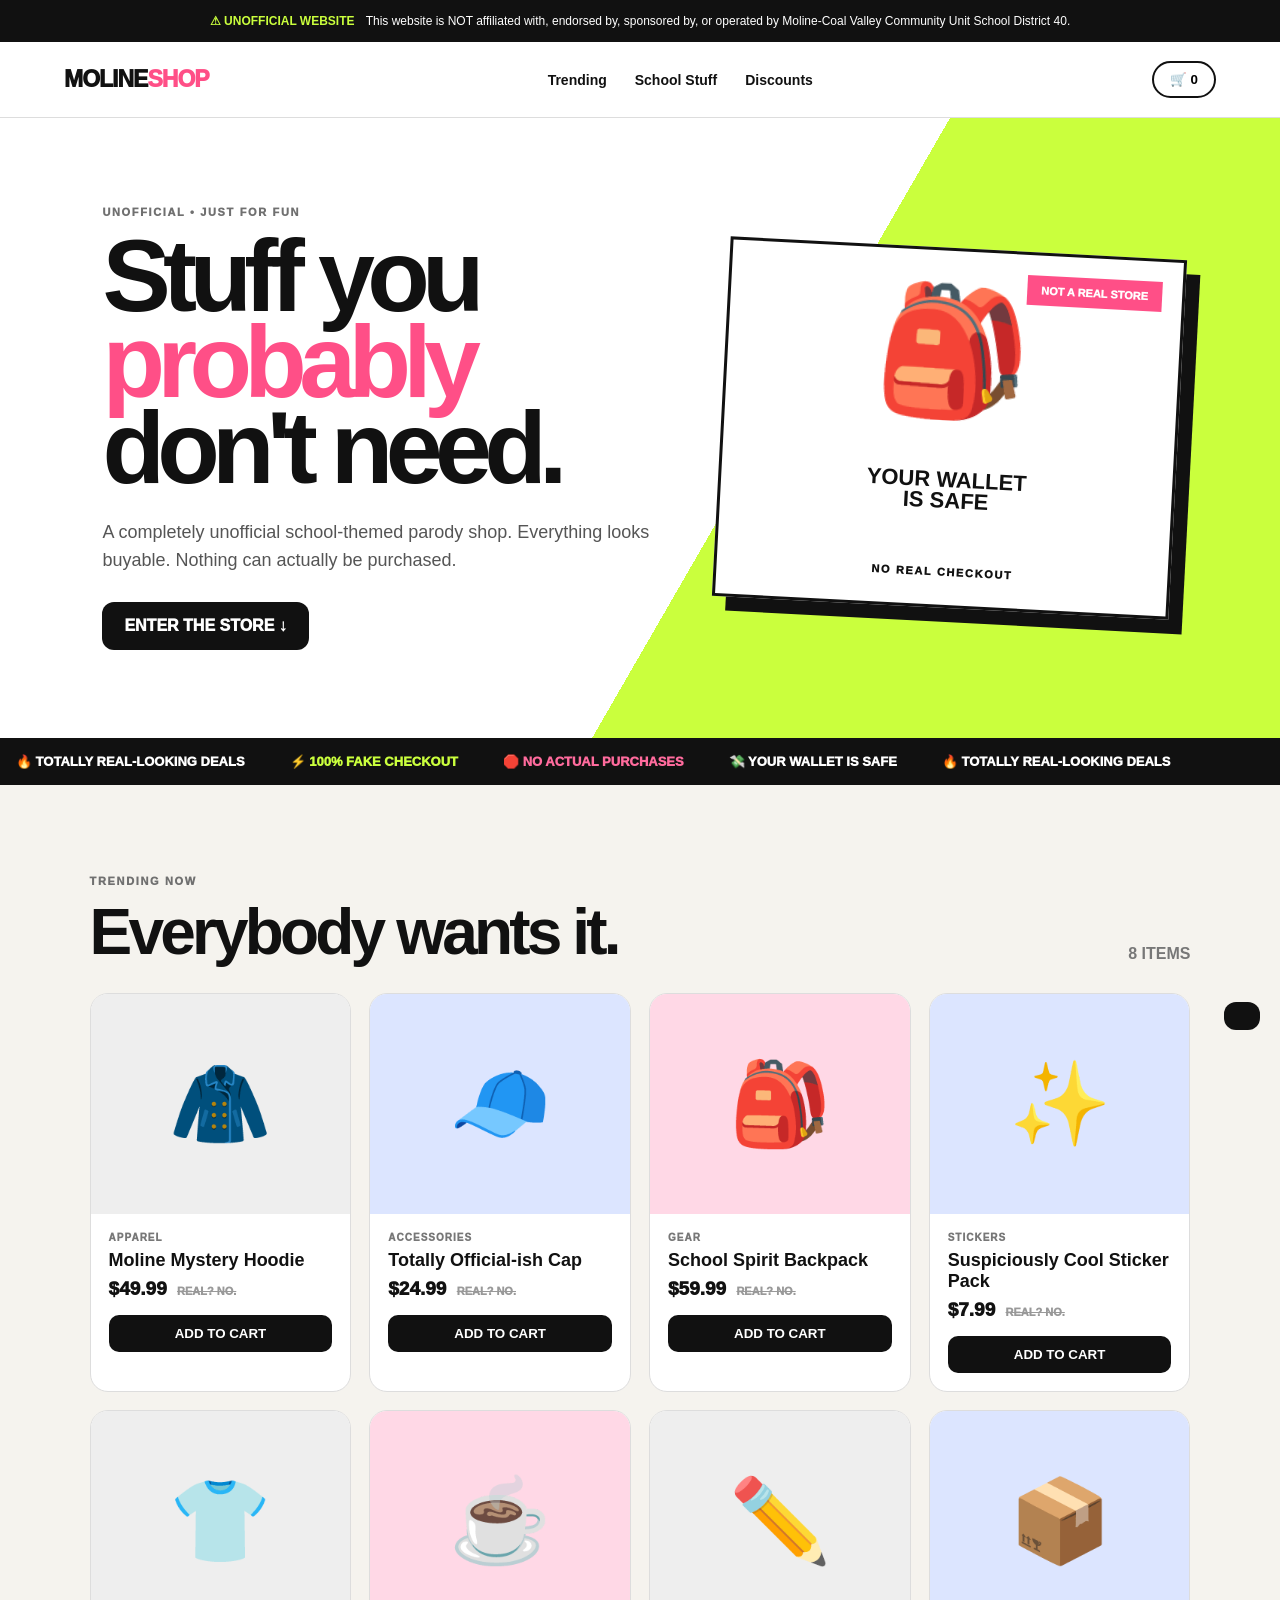
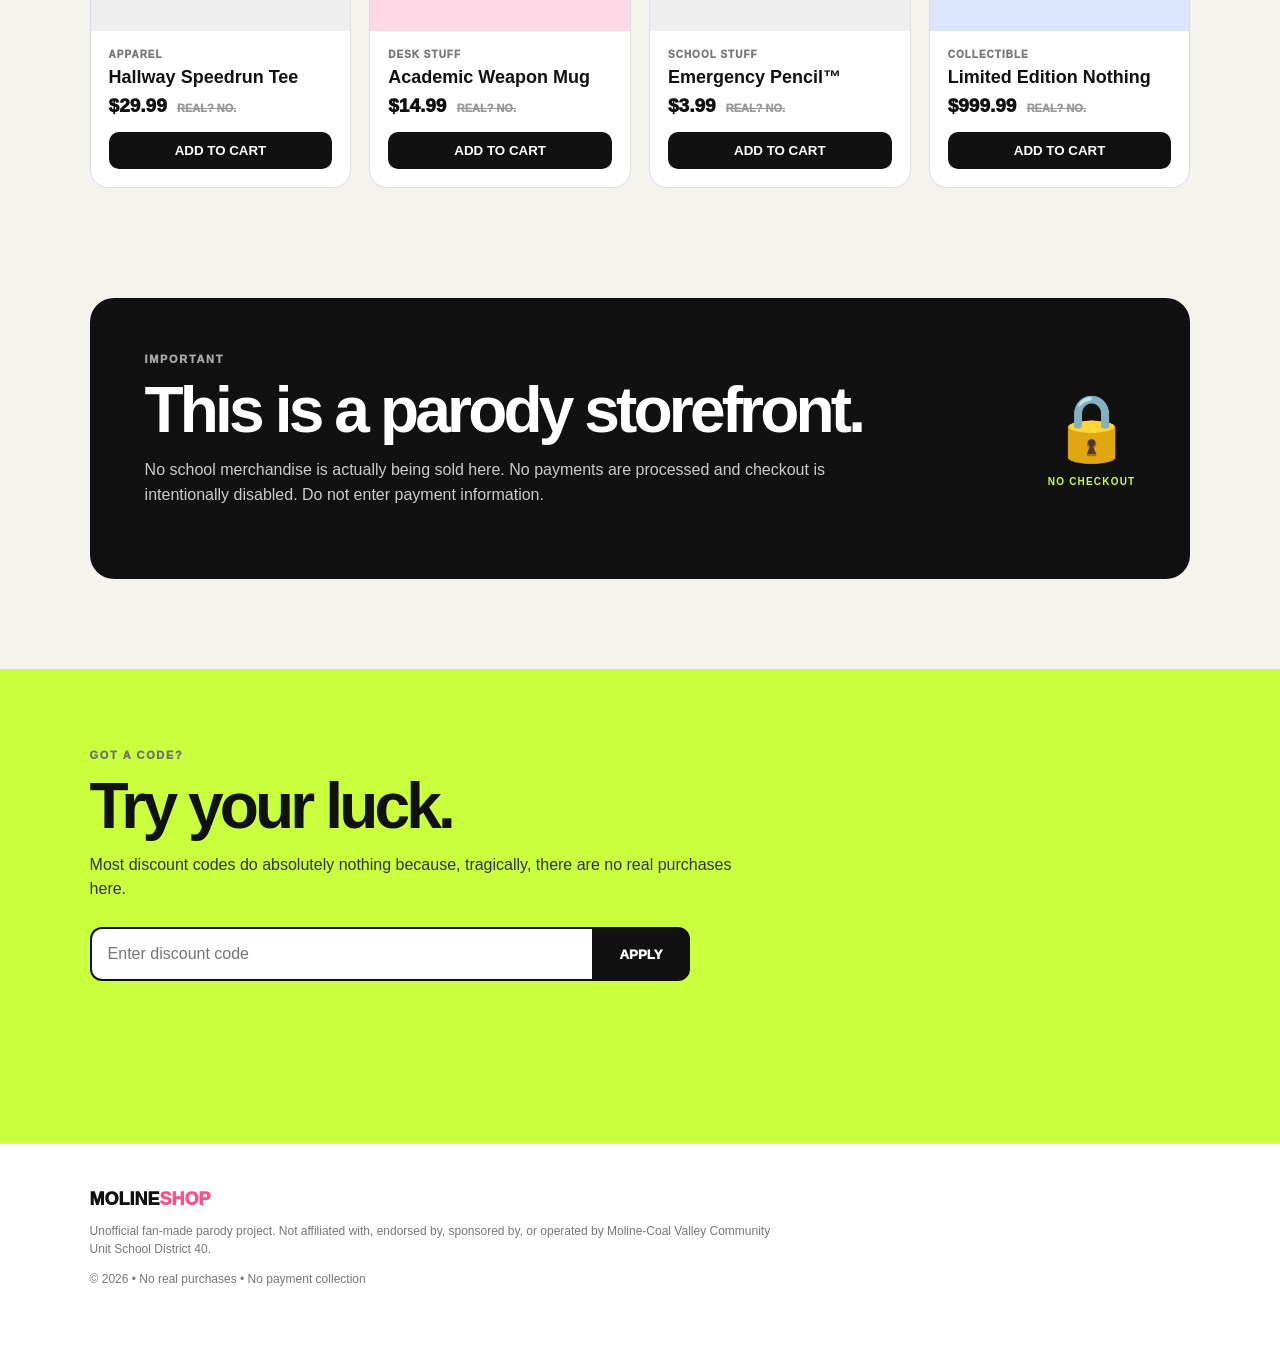
<file: index.html>
<!DOCTYPE html>
<html lang="en">
<head>
  <meta charset="UTF-8">
  <meta name="viewport" content="width=device-width, initial-scale=1.0">
  <title>Moline Schools Shop • Unofficial</title>
  <link rel="stylesheet" href="styles.css">
</head>

<body>

  <div class="official-warning">
    <strong>⚠ UNOFFICIAL WEBSITE</strong>
    <span>
      This website is NOT affiliated with, endorsed by, sponsored by, or operated by
      Moline-Coal Valley Community Unit School District 40.
    </span>
  </div>

  <header class="navbar">
    <a href="#" class="logo">
      MOLINE<span>SHOP</span>
    </a>

    <nav>
      <a href="#trending">Trending</a>
      <a href="#school">School Stuff</a>
      <a href="#discounts">Discounts</a>
    </nav>

    <button class="cart-button" onclick="showCart()">
      🛒 <span id="cartCount">0</span>
    </button>
  </header>

  <main>

    <section class="hero">

      <div class="hero-content">
        <p class="eyebrow">UNOFFICIAL • JUST FOR FUN</p>

        <h1>
          Stuff you<br>
          <span>probably</span><br>
          don't need.
        </h1>

        <p class="hero-description">
          A completely unofficial school-themed parody shop.
          Everything looks buyable. Nothing can actually be purchased.
        </p>

        <a href="#trending" class="hero-button">
          ENTER THE STORE ↓
        </a>
      </div>

      <div class="hero-card">
        <div class="fake-badge">
          NOT A REAL STORE
        </div>

        <div class="hero-emoji">
          🎒
        </div>

        <h3>
          YOUR WALLET<br>
          IS SAFE
        </h3>

        <p>
          NO REAL CHECKOUT
        </p>
      </div>

    </section>

    <div class="ticker">
      <span>🔥 TOTALLY REAL-LOOKING DEALS</span>
      <span>⚡ 100% FAKE CHECKOUT</span>
      <span>🛑 NO ACTUAL PURCHASES</span>
      <span>💸 YOUR WALLET IS SAFE</span>
      <span>🔥 TOTALLY REAL-LOOKING DEALS</span>
    </div>

    <section id="trending" class="products-section">

      <div class="section-header">
        <div>
          <p class="eyebrow">TRENDING NOW</p>
          <h2>Everybody wants it.</h2>
        </div>

        <span class="item-count">
          8 ITEMS
        </span>
      </div>

      <div id="products" class="product-grid"></div>

    </section>

    <section id="school" class="warning-section">

      <div>
        <p class="eyebrow">IMPORTANT</p>

        <h2>
          This is a parody storefront.
        </h2>

        <p>
          No school merchandise is actually being sold here.
          No payments are processed and checkout is intentionally disabled.
          Do not enter payment information.
        </p>
      </div>

      <div class="lock-icon">
        🔒
        <small>NO CHECKOUT</small>
      </div>

    </section>

    <section id="discounts" class="discount-section">

      <p class="eyebrow">GOT A CODE?</p>

      <h2>
        Try your luck.
      </h2>

      <p>
        Most discount codes do absolutely nothing because, tragically,
        there are no real purchases here.
      </p>

      <div class="discount-box">

        <input
          id="discountInput"
          type="text"
          placeholder="Enter discount code"
          autocomplete="off"
        >

        <button onclick="redeemCode()">
          APPLY
        </button>

      </div>

      <p id="codeMessage" class="code-message"></p>

    </section>

  </main>

  <footer>

    <div class="footer-logo">
      MOLINE<span>SHOP</span>
    </div>

    <p>
      Unofficial fan-made parody project.
      Not affiliated with, endorsed by, sponsored by, or operated by
      Moline-Coal Valley Community Unit School District 40.
    </p>

    <p>
      © 2026 • No real purchases • No payment collection
    </p>

  </footer>

  <div id="toast" class="toast"></div>

  <script src="script.js"></script>

</body>
</html>
</file>
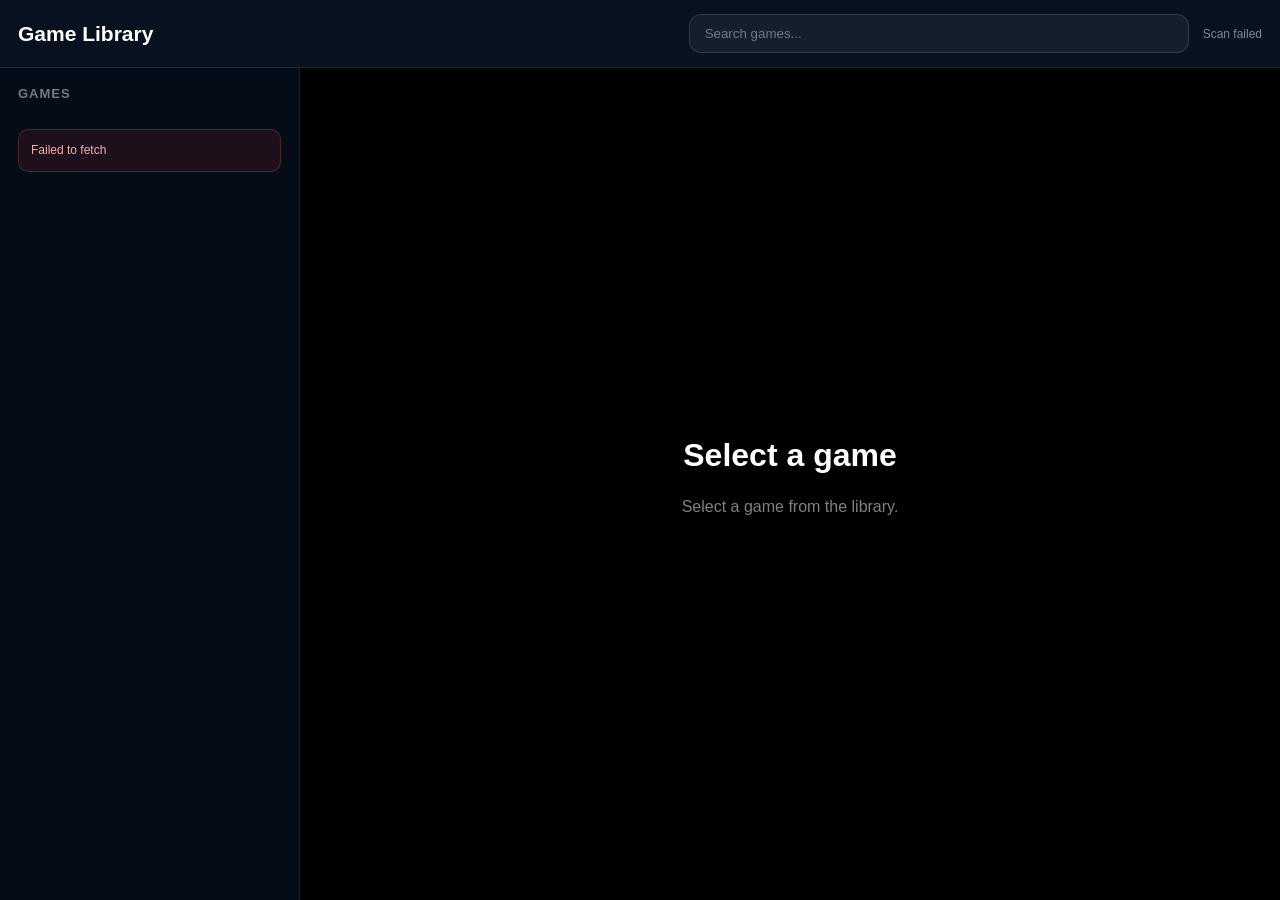
<file: secret/index.html>
<!DOCTYPE html>
<html lang="en">

<head>

  <meta charset="UTF-8">

  <meta
    name="viewport"
    content="width=device-width, initial-scale=1.0"
  >

  <title>Game Library</title>

  <style>

    * {
      box-sizing: border-box;
    }

    html,
    body {
      margin: 0;
      width: 100%;
      height: 100%;
      overflow: hidden;
      font-family: Arial, sans-serif;
      background: #07111f;
      color: white;
    }

    body {
      display: flex;
      flex-direction: column;
    }

    .topbar {
      height: 68px;
      flex-shrink: 0;

      display: flex;
      align-items: center;
      gap: 14px;

      padding: 12px 18px;

      background: rgba(8, 18, 32, .9);
      backdrop-filter: blur(18px);

      border-bottom:
        1px solid rgba(255,255,255,.1);
    }

    .title {
      font-size: 21px;
      font-weight: 700;
      white-space: nowrap;
    }

    #search {
      flex: 1;
      max-width: 500px;
      margin-left: auto;

      padding: 11px 15px;

      border-radius: 12px;
      border:
        1px solid rgba(255,255,255,.12);

      outline: none;

      background:
        rgba(255,255,255,.06);

      color: white;
    }

    #search::placeholder {
      color:
        rgba(255,255,255,.4);
    }

    .status {
      font-size: 12px;
      color:
        rgba(255,255,255,.5);

      white-space: nowrap;
    }

    .layout {
      flex: 1;
      min-height: 0;

      display: flex;
    }

    .sidebar {
      width: 300px;
      flex-shrink: 0;

      overflow-y: auto;

      padding: 18px;

      background:
        rgba(4,12,24,.92);

      border-right:
        1px solid rgba(255,255,255,.08);
    }

    .sidebar h2 {
      margin: 0 0 14px;

      font-size: 13px;

      color:
        rgba(255,255,255,.45);

      text-transform: uppercase;

      letter-spacing: 1px;
    }

    .games {
      display: flex;
      flex-direction: column;
      gap: 8px;
    }

    .game {
      width: 100%;

      padding: 13px 14px;

      border:
        1px solid transparent;

      border-radius: 11px;

      background:
        rgba(255,255,255,.045);

      color: white;

      cursor: pointer;

      text-align: left;

      transition:
        background .15s,
        transform .15s,
        border .15s;
    }

    .game:hover {
      background:
        rgba(255,255,255,.09);

      transform:
        translateX(2px);
    }

    .game.active {
      background:
        rgba(70,130,220,.18);

      border-color:
        rgba(100,170,255,.35);
    }

    .game-name {
      font-size: 14px;
      font-weight: 600;
    }

    .game-file {
      margin-top: 4px;

      font-size: 11px;

      color:
        rgba(255,255,255,.35);
    }

    .content {
      position: relative;

      flex: 1;

      min-width: 0;
      min-height: 0;

      background: #000;
    }

    #gameFrame {
      display: none;

      width: 100%;
      height: 100%;

      border: 0;

      background: white;
    }

    .welcome {
      position: absolute;

      inset: 0;

      display: flex;

      justify-content: center;
      align-items: center;

      flex-direction: column;

      text-align: center;

      color:
        rgba(255,255,255,.5);
    }

    .welcome h1 {
      margin: 0 0 8px;

      color: white;
    }

    .loading {
      position: absolute;

      inset: 0;

      z-index: 5;

      display: none;

      justify-content: center;
      align-items: center;

      background: #000;
    }

    .loading.show {
      display: flex;
    }

    .spinner {
      width: 36px;
      height: 36px;

      margin: 0 auto 14px;

      border:
        3px solid rgba(255,255,255,.15);

      border-top-color: white;

      border-radius: 50%;

      animation:
        spin .8s linear infinite;
    }

    @keyframes spin {

      to {
        transform: rotate(360deg);
      }

    }

    .error {
      margin-top: 14px;

      padding: 12px;

      border-radius: 10px;

      background:
        rgba(255,60,60,.1);

      border:
        1px solid rgba(255,80,80,.25);

      color: #ffaaaa;

      font-size: 12px;

      line-height: 1.4;
    }

    @media(max-width:700px) {

      .sidebar {
        width: 220px;
      }

      .title {
        display: none;
      }

      .status {
        display: none;
      }

    }

  </style>

</head>

<body>

  <header class="topbar">

    <div class="title">
      Game Library
    </div>

    <input
      id="search"
      type="text"
      placeholder="Search games..."
      autocomplete="off"
    >

    <div
      id="status"
      class="status"
    >
      Scanning...
    </div>

  </header>


  <div class="layout">

    <aside class="sidebar">

      <h2>Games</h2>

      <div
        id="games"
        class="games"
      ></div>

      <div id="error"></div>

    </aside>


    <main class="content">

      <div
        id="welcome"
        class="welcome"
      >

        <h1>Select a game</h1>

        <p>
          Select a game from the library.
        </p>

      </div>


      <div
        id="loading"
        class="loading"
      >

        <div>

          <div class="spinner"></div>

          <div>
            Loading game...
          </div>

        </div>

      </div>


      <iframe
        id="gameFrame"
        title="Game"
        allow="fullscreen; autoplay; gamepad"
        allowfullscreen
      ></iframe>

    </main>

  </div>


  <script>

    const METADATA_URL =
      "https://archive.org/metadata/ugsfiles";

    const API_URL =
      "https://molineshop.vercel.app/api/game?file="


    const gamesElement =
      document.getElementById("games");

    const searchElement =
      document.getElementById("search");

    const statusElement =
      document.getElementById("status");

    const errorElement =
      document.getElementById("error");

    const frame =
      document.getElementById("gameFrame");

    const welcome =
      document.getElementById("welcome");

    const loading =
      document.getElementById("loading");


    let games = [];

    let selectedGame = null;


    function getDisplayName(filename) {

      let name = filename;


      /*
       * Remove "cl" ONLY from the displayed name.
       *
       * cl430.html
       * becomes
       * 430
       */

      if (
        name
          .toLowerCase()
          .startsWith("cl")
      ) {

        name =
          name.substring(2);

      }


      /*
       * Remove .html.
       */

      if (
        name
          .toLowerCase()
          .endsWith(".html")
      ) {

        name =
          name.substring(
            0,
            name.length - 5
          );

      }


      return name
        .replace(/[_-]+/g, " ")
        .replace(/\s+/g, " ")
        .trim();

    }


    function escapeHTML(value) {

      return String(value)
        .replaceAll("&", "&amp;")
        .replaceAll("<", "&lt;")
        .replaceAll(">", "&gt;")
        .replaceAll('"', "&quot;")
        .replaceAll("'", "&#039;");

    }


    async function scanGames() {

      try {

        statusElement.textContent =
          "Scanning Archive.org...";


        const response =
          await fetch(
            METADATA_URL,
            {
              cache: "no-store"
            }
          );


        if (!response.ok) {

          throw new Error(
            "Archive.org returned HTTP " +
            response.status
          );

        }


        const metadata =
          await response.json();


        games =
          metadata.files

            .map(file => file.name)

            .filter(filename =>
              filename
                .toLowerCase()
                .endsWith(".html")
            )

            .map(filename => ({

              filename,

              name:
                getDisplayName(filename)

            }))

            .sort((a, b) =>
              a.name.localeCompare(
                b.name,
                undefined,
                {
                  numeric: true,
                  sensitivity: "base"
                }
              )
            );


        renderGames();


        statusElement.textContent =
          games.length +
          " games found";


      } catch (error) {

        console.error(error);

        statusElement.textContent =
          "Scan failed";


        errorElement.innerHTML =
          `<div class="error">
            ${escapeHTML(
              error.message
            )}
          </div>`;

      }

    }


    function renderGames(
      filter = ""
    ) {

      gamesElement.innerHTML = "";


      const query =
        filter
          .toLowerCase()
          .trim();


      const visibleGames =
        games.filter(game =>

          game.name
            .toLowerCase()
            .includes(query)

          ||

          game.filename
            .toLowerCase()
            .includes(query)

        );


      for (
        const game of visibleGames
      ) {

        const button =
          document.createElement(
            "button"
          );


        button.className =
          "game";


        if (
          selectedGame &&
          selectedGame.filename ===
          game.filename
        ) {

          button.classList.add(
            "active"
          );

        }


        button.innerHTML = `

          <div class="game-name">
            ${escapeHTML(
              game.name
            )}
          </div>

          <div class="game-file">
            ${escapeHTML(
              game.filename
            )}
          </div>

        `;


        button.onclick = () =>
          launchGame(game);


        gamesElement.appendChild(
          button
        );

      }


      if (
        visibleGames.length === 0
      ) {

        gamesElement.innerHTML =
          `<div style="
            color:rgba(255,255,255,.4);
            padding:10px;
          ">
            No games found.
          </div>`;

      }

    }


    async function launchGame(game) {

      selectedGame = game;

      renderGames(
        searchElement.value
      );


      welcome.style.display =
        "none";

      frame.style.display =
        "none";

      loading.classList.add(
        "show"
      );


      errorElement.innerHTML =
        "";


      try {

        /*
         * This is the important part.
         *
         * Instead of:
         *
         * iframe.src =
         * ArchiveURL
         *
         * we request the HTML through
         * our server-side API.
         */

        const response =
          await fetch(
            API_URL +
            encodeURIComponent(
              game.filename
            )
          );


        if (!response.ok) {

          const data =
            await response
              .json()
              .catch(() => null);


          throw new Error(
            data?.error ||
            "Server returned HTTP " +
            response.status
          );

        }


        /*
         * Get the returned HTML.
         */

        const html =
          await response.text();


        /*
         * Use srcdoc.
         *
         * This makes the browser interpret
         * the response as an HTML document,
         * rather than showing the source.
         */

        frame.srcdoc = html;


        frame.onload = () => {

          loading.classList.remove(
            "show"
          );

          frame.style.display =
            "block";

        };


      } catch (error) {

        console.error(
          "Game error:",
          error
        );


        loading.classList.remove(
          "show"
        );


        errorElement.innerHTML =
          `<div class="error">

            <strong>
              Game failed to load
            </strong>

            <br><br>

            ${escapeHTML(
              error.message
            )}

          </div>`;

      }

    }


    searchElement.addEventListener(
      "input",
      () => {

        renderGames(
          searchElement.value
        );

      }
    );


    scanGames();

  </script>

</body>

</html>
</file>
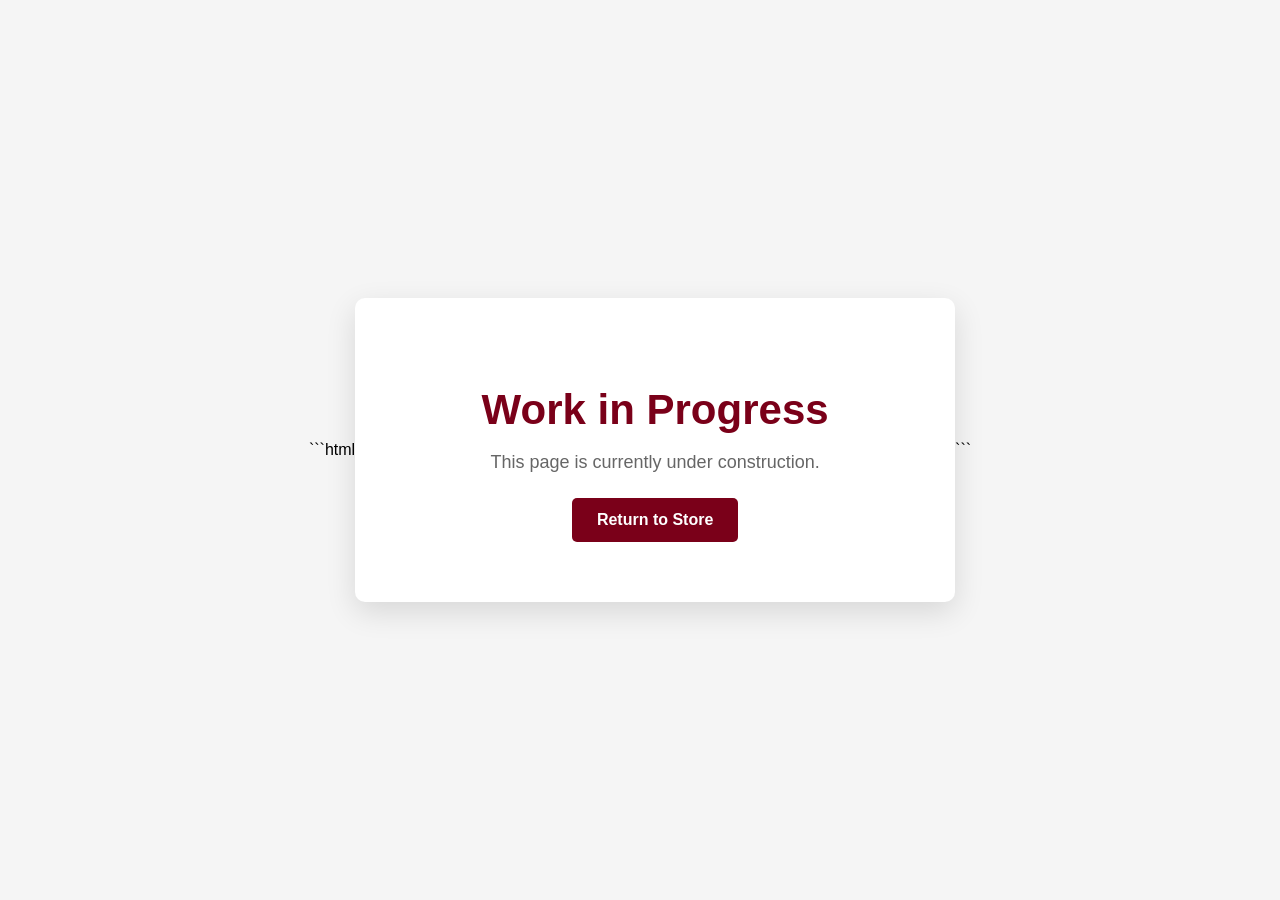
<file: fhjshufsuiofhioHUILHFUIHUIFHUSEIHBUISEHBIFfjksbnfksdjnfasdnfasdjhfjasFSEHJFBSEHJFBHEGBOFHEHIFBSEFHBJKLSJfjkfsdhjkfbnsdkfbsdkfhbhHSHDLFBLKSDHBFHKLSDBLFKHBSLDFBSDKFH.html>
```html
<!DOCTYPE html>
<html lang="en">

<head>

  <meta charset="UTF-8">

  <meta
    name="viewport"
    content="width=device-width, initial-scale=1.0"
  >

  <title>Work in Progress</title>

  <style>

    * {
      box-sizing: border-box;
    }

    body {

      margin: 0;

      min-height: 100vh;

      display: flex;

      align-items: center;

      justify-content: center;

      background: #f5f5f5;

      font-family:
        Arial,
        Helvetica,
        sans-serif;

      text-align: center;

    }


    .box {

      background: white;

      padding: 60px;

      border-radius: 10px;

      box-shadow:
        0 10px 30px
        rgba(0,0,0,.12);

      max-width: 600px;

      width: 90%;

    }


    h1 {

      color: #7a0019;

      font-size: 42px;

      margin-bottom: 15px;

    }


    p {

      color: #666;

      font-size: 18px;

      margin-bottom: 25px;

    }


    a {

      display: inline-block;

      background: #7a0019;

      color: white;

      text-decoration: none;

      padding: 13px 25px;

      border-radius: 5px;

      font-weight: bold;

    }


    a:hover {

      background: #a00022;

    }

  </style>

</head>


<body>


  <div class="box">

    <h1>
      Work in Progress
    </h1>

    <p>
      This page is currently
      under construction.
    </p>

    <a href="index.html">
      Return to Store
    </a>

  </div>


</body>

</html>
```
</file>
<file: styles.css>
:root {
  --black: #111111;
  --white: #ffffff;
  --paper: #f5f3ee;
  --gray: #707070;
  --pink: #ff4f87;
  --lime: #caff3d;
  --blue: #536dff;
}

* {
  box-sizing: border-box;
}

html {
  scroll-behavior: smooth;
}

body {
  margin: 0;
  background: var(--paper);
  color: var(--black);
  font-family:
    Inter,
    Arial,
    Helvetica,
    sans-serif;
}

.official-warning {
  background: #111;
  color: white;
  padding: 12px 20px;
  text-align: center;
  font-size: 12px;
  line-height: 1.5;
}

.official-warning strong {
  color: var(--lime);
  margin-right: 8px;
}

.navbar {
  height: 76px;
  padding: 0 5vw;
  background: white;
  border-bottom: 1px solid #ddd;

  display: flex;
  align-items: center;
  justify-content: space-between;

  position: sticky;
  top: 0;
  z-index: 50;
}

.logo {
  color: #111;
  text-decoration: none;
  font-size: 23px;
  font-weight: 1000;
  letter-spacing: -1px;
}

.logo span {
  color: var(--pink);
}

.navbar nav {
  display: flex;
  gap: 28px;
}

.navbar nav a {
  color: #111;
  text-decoration: none;
  font-size: 14px;
  font-weight: 800;
}

.cart-button {
  border: 2px solid #111;
  background: white;
  border-radius: 999px;
  padding: 9px 16px;
  cursor: pointer;
  font-weight: 900;
}

.hero {
  min-height: 620px;

  padding: 80px 8vw;

  display: grid;
  grid-template-columns: 1.1fr 0.9fr;
  gap: 60px;
  align-items: center;

  background:
    linear-gradient(
      120deg,
      #fff 0%,
      #fff 58%,
      var(--lime) 58%,
      var(--lime) 100%
    );
}

.eyebrow {
  margin: 0 0 15px;

  font-size: 11px;
  font-weight: 1000;
  letter-spacing: .15em;

  color: var(--gray);
}

.hero h1 {
  margin: 0;

  font-size: clamp(55px, 8vw, 105px);
  line-height: .84;
  letter-spacing: -.075em;
}

.hero h1 span {
  color: var(--pink);
}

.hero-description {
  max-width: 550px;

  margin: 28px 0;

  color: #555;

  font-size: 18px;
  line-height: 1.55;
}

.hero-button {
  display: inline-block;

  padding: 15px 22px;

  border-radius: 12px;

  background: #111;
  color: white;

  text-decoration: none;

  font-weight: 950;
}

.hero-card {
  min-height: 360px;

  background: white;

  border: 3px solid #111;

  box-shadow: 14px 14px 0 #111;

  display: grid;
  place-items: center;

  text-align: center;

  position: relative;

  transform: rotate(3deg);
}

.fake-badge {
  position: absolute;
  top: 20px;
  right: 20px;

  padding: 9px 14px;

  background: var(--pink);
  color: white;

  font-size: 11px;
  font-weight: 1000;
}

.hero-emoji {
  font-size: 125px;
}

.hero-card h3 {
  margin: -10px 0 0;

  font-size: 22px;
  line-height: .95;
}

.hero-card p {
  margin: 0;

  font-size: 11px;
  font-weight: 1000;
  letter-spacing: .15em;
}

.ticker {
  padding: 16px;

  display: flex;
  gap: 45px;

  overflow: hidden;
  white-space: nowrap;

  background: #111;
  color: white;

  font-size: 13px;
  font-weight: 950;
}

.ticker span:nth-child(2) {
  color: var(--lime);
}

.ticker span:nth-child(3) {
  color: #ff6b9d;
}

.products-section {
  padding: 90px 7vw;
}

.section-header {
  display: flex;
  justify-content: space-between;
  align-items: end;

  margin-bottom: 30px;
}

.section-header h2,
.warning-section h2,
.discount-section h2 {
  margin: 0;

  font-size: clamp(38px, 5vw, 65px);
  line-height: .95;
  letter-spacing: -.06em;
}

.item-count {
  color: #777;
  font-weight: 800;
}

.product-grid {
  display: grid;
  grid-template-columns: repeat(4, 1fr);
  gap: 18px;
}

.product {
  overflow: hidden;

  background: white;

  border: 1px solid #ddd;
  border-radius: 18px;

  transition:
    transform .18s ease,
    box-shadow .18s ease;
}

.product:hover {
  transform: translateY(-7px) rotate(-.5deg);
  box-shadow: 0 16px 30px #0002;
}

.product-art {
  height: 220px;

  display: grid;
  place-items: center;

  font-size: 82px;

  background: #eee;
}

.product:nth-child(2n) .product-art {
  background: #dce5ff;
}

.product:nth-child(3n) .product-art {
  background: #ffd8e6;
}

.product-info {
  padding: 18px;
}

.product-tag {
  font-size: 10px;
  font-weight: 950;
  letter-spacing: .1em;
  color: #777;
}

.product h3 {
  margin: 7px 0;

  font-size: 18px;
}

.product-price {
  font-size: 19px;
  font-weight: 950;
}

.fake-price {
  margin-left: 5px;

  color: #999;

  font-size: 11px;
  text-decoration: line-through;
}

.add-button {
  width: 100%;

  margin-top: 15px;
  padding: 11px;

  border: 0;
  border-radius: 10px;

  background: #111;
  color: white;

  font-weight: 900;

  cursor: pointer;
}

.warning-section {
  margin: 20px 7vw 90px;
  padding: 55px;

  display: flex;
  justify-content: space-between;
  align-items: center;
  gap: 40px;

  border-radius: 24px;

  background: #111;
  color: white;
}

.warning-section .eyebrow {
  color: #aaa;
}

.warning-section p:not(.eyebrow) {
  max-width: 700px;

  color: #ccc;

  line-height: 1.6;
}

.lock-icon {
  text-align: center;
  font-size: 65px;
}

.lock-icon small {
  display: block;

  margin-top: 10px;

  color: var(--lime);

  font-size: 10px;
  font-weight: 900;
  letter-spacing: .12em;
}

.discount-section {
  padding: 80px 7vw 110px;

  background: var(--lime);
}

.discount-section > p:not(.eyebrow) {
  max-width: 650px;

  color: #333;

  line-height: 1.55;
}

.discount-box {
  max-width: 600px;

  display: flex;

  margin-top: 25px;
}

.discount-box input {
  flex: 1;

  min-width: 0;

  padding: 16px;

  border: 2px solid #111;
  border-right: 0;

  border-radius: 12px 0 0 12px;

  font-size: 16px;

  outline: none;
}

.discount-box button {
  padding: 0 25px;

  border: 2px solid #111;
  border-radius: 0 12px 12px 0;

  background: #111;
  color: white;

  font-weight: 950;

  cursor: pointer;
}

.code-message {
  min-height: 20px;

  font-weight: 900;
}

footer {
  padding: 45px 7vw;

  background: white;

  border-top: 1px solid #ddd;

  color: #777;

  font-size: 12px;
}

.footer-logo {
  color: #111;

  font-size: 18px;
  font-weight: 1000;
}

.footer-logo span {
  color: var(--pink);
}

footer p {
  max-width: 700px;
  line-height: 1.5;
}

.toast {
  position: fixed;

  right: 20px;
  bottom: 20px;

  max-width: 350px;

  padding: 14px 18px;

  background: #111;
  color: white;

  border-radius: 12px;

  font-weight: 800;

  transform: translateY(150px);

  transition: .25s;

  z-index: 100;
}

.toast.show {
  transform: translateY(0);
}

@media (max-width: 850px) {

  .navbar nav {
    display: none;
  }

  .hero {
    grid-template-columns: 1fr;

    padding: 60px 7vw;

    background: white;
  }

  .hero-card {
    margin: 20px 10px;
  }

  .product-grid {
    grid-template-columns: repeat(2, 1fr);
  }

  .warning-section {
    flex-direction: column;
    align-items: flex-start;
  }
}

@media (max-width: 520px) {

  .product-grid {
    grid-template-columns: 1fr;
  }

  .product-art {
    height: 180px;
  }

  .products-section {
    padding: 65px 5vw;
  }

  .warning-section {
    margin-left: 5vw;
    margin-right: 5vw;
  }

  .official-warning {
    font-size: 10px;
  }
}
</file>
